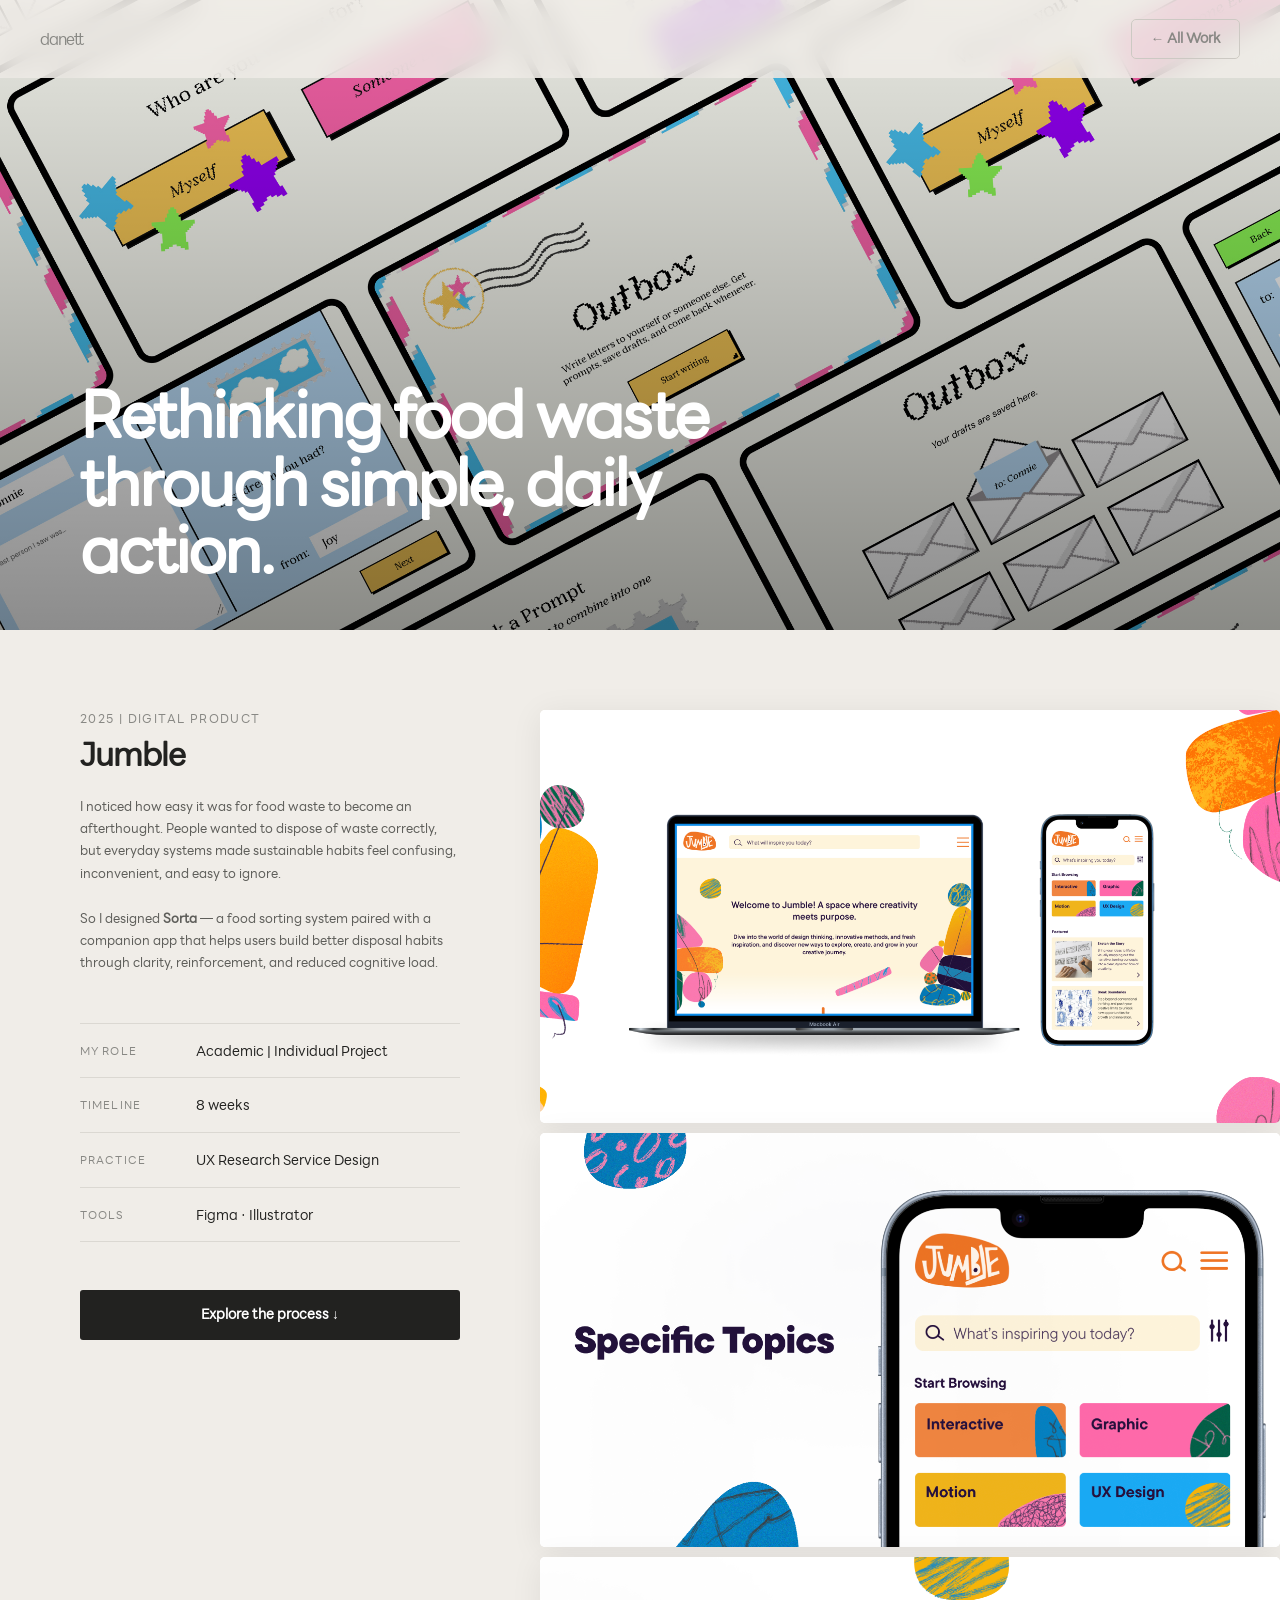
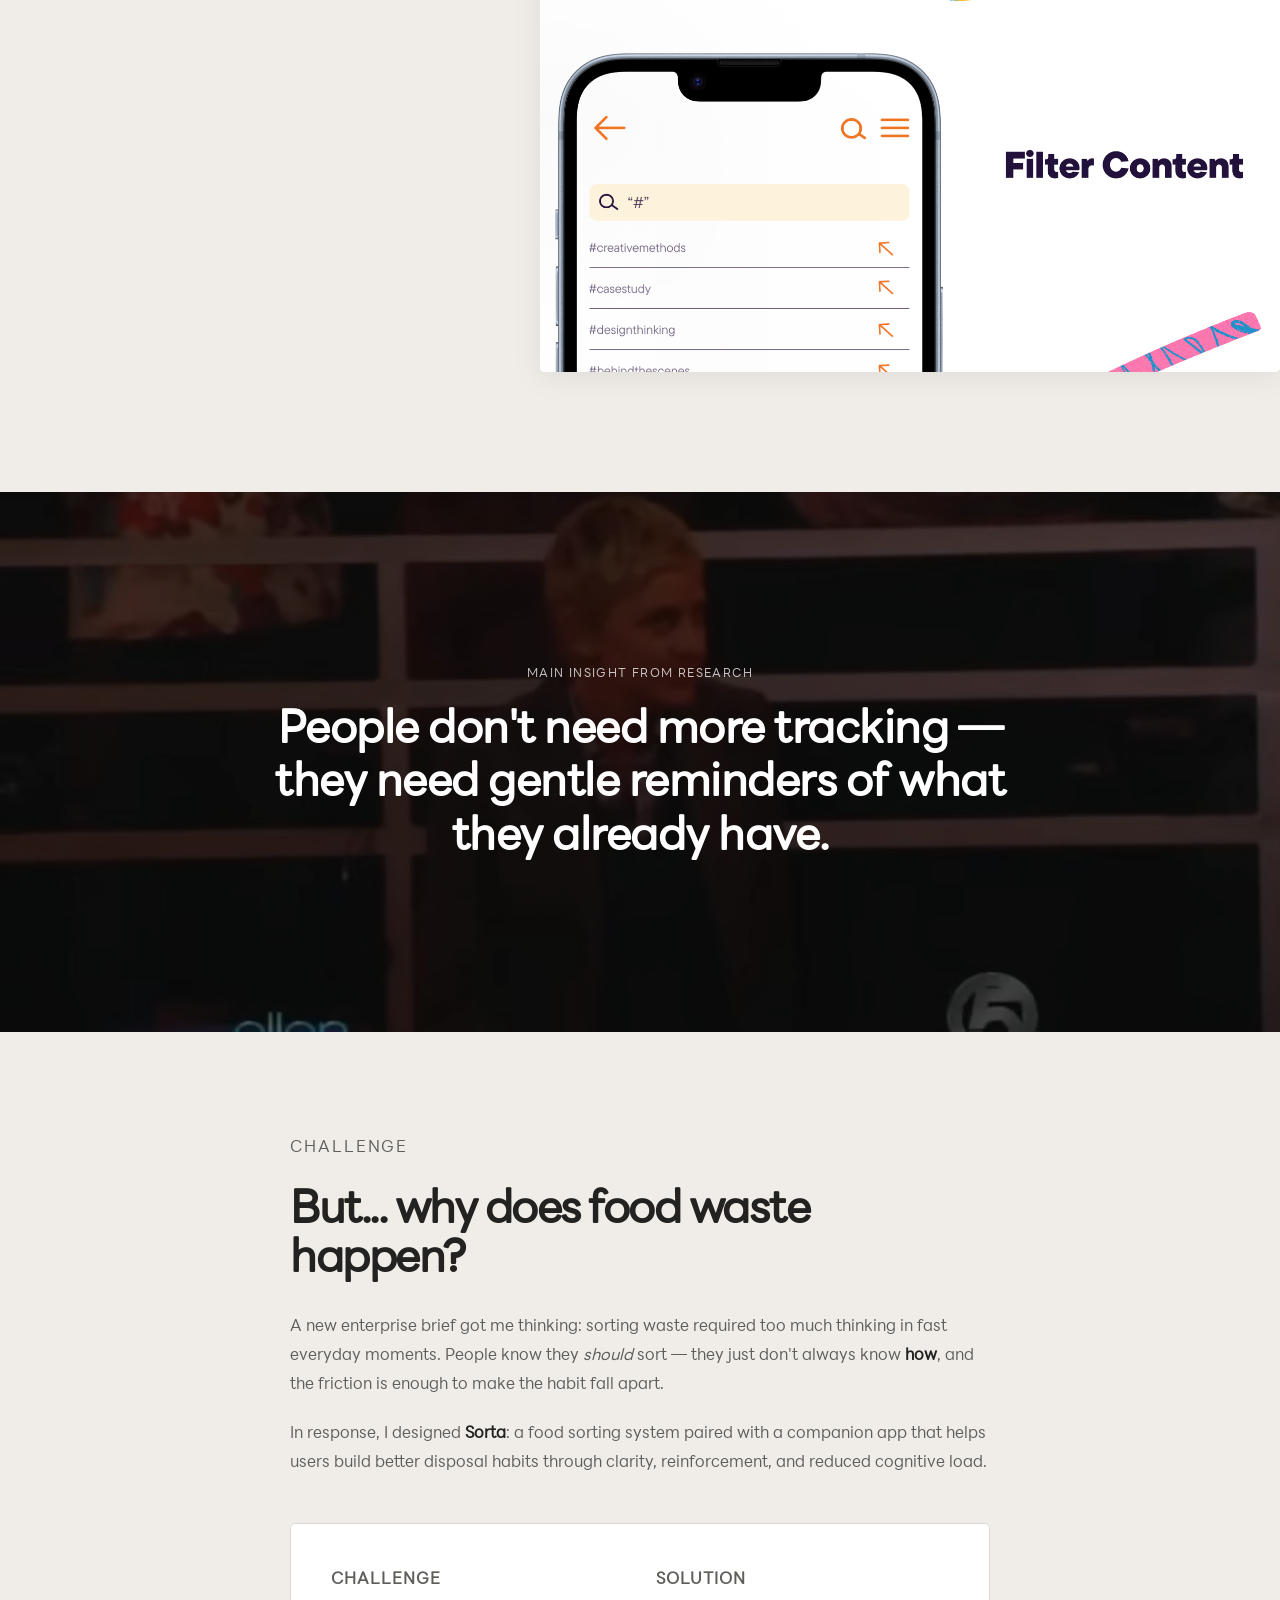
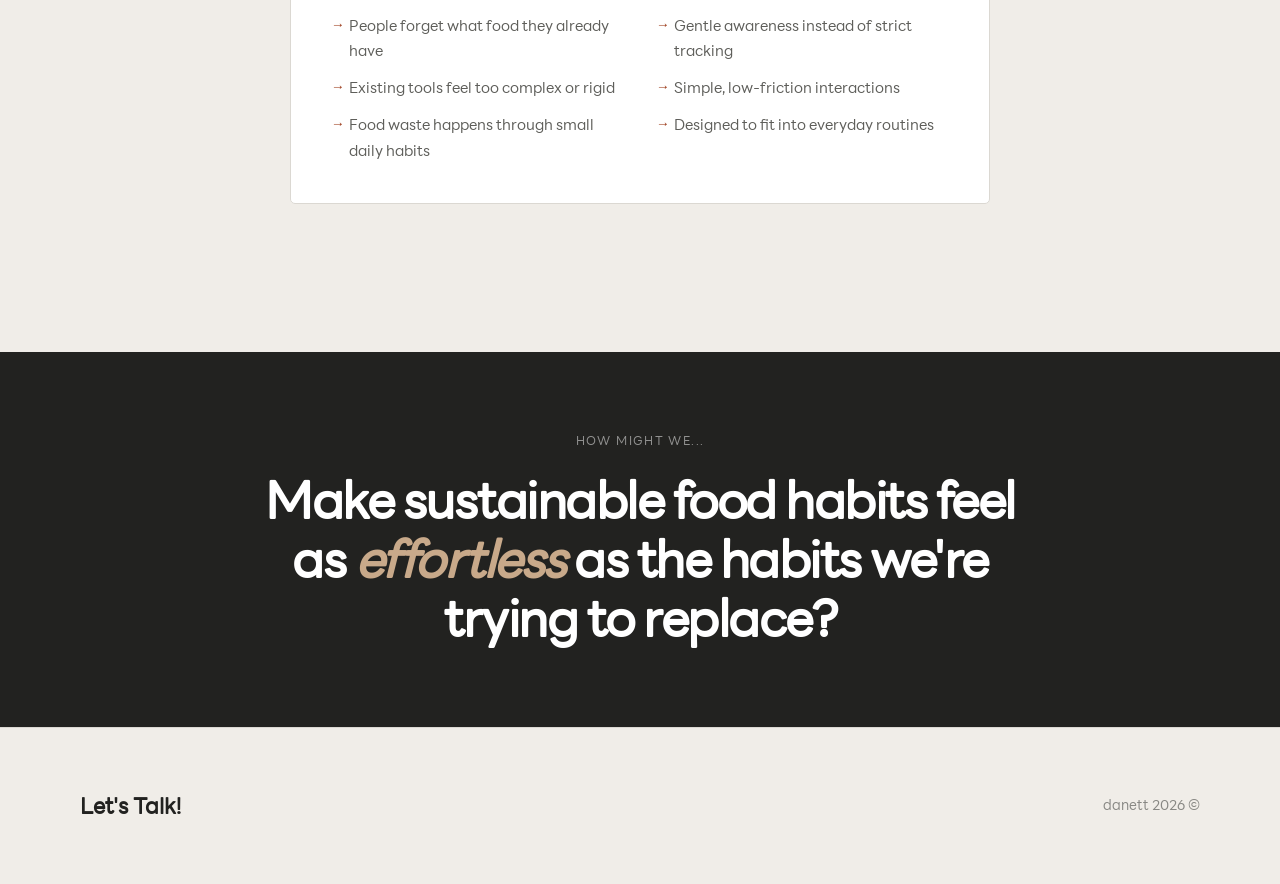
<file: jumble.html>
<!DOCTYPE html>
<html lang="en">
<head>
  <meta charset="UTF-8">
  <meta name="viewport" content="width=device-width,initial-scale=1.0">
  <title>Danett | Jumble</title>
  <link rel="stylesheet" href="styles.css">
  <script src="script.js" defer></script>
</head>
<body>

  <!-- READING BAR -->
  <div class="reading-bar" id="readingBar"></div>

  <!-- NAV -->
  <nav id="mainNav">
    <span class="nav-logo">danett</span>
    <a href="index.html" class="nav-back">← All Work</a>
  </nav>

  <!-- HERO BANNER -->
  <section class="cs-banner">
    <img src="assets/sorta/image-10.jpg" alt="Sorta preview">
    <div class="cs-banner-overlay">
      <h1 class="cs-banner-title">Rethinking food waste through simple, daily action.</h1>
    </div>
  </section>

  <!-- STICKY SPLIT: left panel + scrolling images -->
  <section class="cs-split">

    <!-- LEFT: sticky info -->
    <aside class="cs-left">
      <div>
        <p class="cs-project-label">2025 | Digital Product</p>
        <h2 class="cs-left-title">Jumble</h2>
        <p class="cs-about-text">
          I noticed how easy it was for food waste to become an afterthought. People wanted to dispose
          of waste correctly, but everyday systems made sustainable habits feel confusing, inconvenient,
          and easy to ignore.<br><br>
          So I designed <strong>Sorta</strong> — a food sorting system paired with a companion app that
          helps users build better disposal habits through clarity, reinforcement, and reduced cognitive load.
        </p>
      </div>

      <div class="cs-meta-rows">
        <div class="cs-meta-row">
          <span class="meta-label">My Role</span>
          <span class="meta-value">Academic | Individual Project</span>
        </div>
        <div class="cs-meta-row">
          <span class="meta-label">Timeline</span>
          <span class="meta-value">8 weeks</span>
        </div>
        <div class="cs-meta-row">
          <span class="meta-label">Practice</span>
          <span class="meta-value">UX Research Service Design</span>
        </div>
        <div class="cs-meta-row">
          <span class="meta-label">Tools</span>
          <span class="meta-value">Figma · Illustrator</span>
        </div>
      </div>

      <div class="cs-ctas">
        <a href="#narrative" class="cs-cta-primary">Explore the process ↓</a>
        <br>
      </div>
    </aside>
    

    <!-- RIGHT: scrolling images -->
    <div class="cs-right">

      <div class="cs-scroll-img fade-up">
        <img src="assets/jumble/Screenshot 2026-05-10 at 13.52.48.png" alt="Case Study Image 1">
      </div>

      <div class="cs-scroll-img fade-up">
        <img src="assets/jumble/Screenshot 2026-05-10 at 13.52.54.png" alt="Case Study Image 1">
      </div>

      <div class="cs-scroll-img fade-up">
        <img src="assets/jumble/Screenshot 2026-05-10 at 13.52.59.png" alt="Case Study Image 1">
      </div>

    </div>
  </section>

  <!-- FULL BLEED INSIGHT -->
  <div class="cs-fullbleed fade-up">
    <img src="assets/sorta/Screenshot 2026-04-30 at 00.32.42.png" alt="Research insight">
    <div class="cs-fullbleed-overlay">
      <p class="cs-fullbleed-label">Main insight from research</p>
      <h2 class="cs-fullbleed-text">
        People don't need more tracking — they need gentle reminders of what they already have.
      </h2>
    </div>
  </div>

  <!-- NARRATIVE SECTION -->
  <section class="cs-narrative" id="narrative">
    <p class="cs-narrative-eyebrow">Challenge</p>
    <h2>But... why does food waste happen?</h2>
    <p>
      A new enterprise brief got me thinking: sorting waste required too much thinking in fast everyday
      moments. People know they <em>should</em> sort — they just don't always know <strong>how</strong>,
      and the friction is enough to make the habit fall apart.
    </p>
    <p>
      In response, I designed <strong>Sorta</strong>: a food sorting system paired with a companion app
      that helps users build better disposal habits through clarity, reinforcement, and reduced cognitive load.
    </p>

    <!-- Challenge & Solution -->
    <div class="cs-two-col fade-up">
      <div>
        <p class="cs-two-col-title">Challenge</p>
        <ul>
          <li>People forget what food they already have</li>
          <li>Existing tools feel too complex or rigid</li>
          <li>Food waste happens through small daily habits</li>
        </ul>
      </div>
      <div>
        <p class="cs-two-col-title">Solution</p>
        <ul>
          <li>Gentle awareness instead of strict tracking</li>
          <li>Simple, low-friction interactions</li>
          <li>Designed to fit into everyday routines</li>
        </ul>
      </div>
    </div>

  </section>

  <!-- HOW MIGHT WE -->
  <div class="cs-hmw fade-up">
    <p class="cs-hmw-label">How might we...</p>
    <h2 class="cs-hmw-text">
      Make sustainable food habits feel as <em>effortless</em> as the habits we're trying to replace?
    </h2>
  </div>

  <!-- Reflection -->
   <!-- This project made me realise how much I'm interested in the users in the process, not the design LOLLL-->

  <!-- FOOTER -->
  <footer class="cs-footer">
    <span class="foot-left">Let's Talk!</span>
    <span class="foot-right">danett 2026 ©</span>
  </footer>

</body>
</html>
</file>
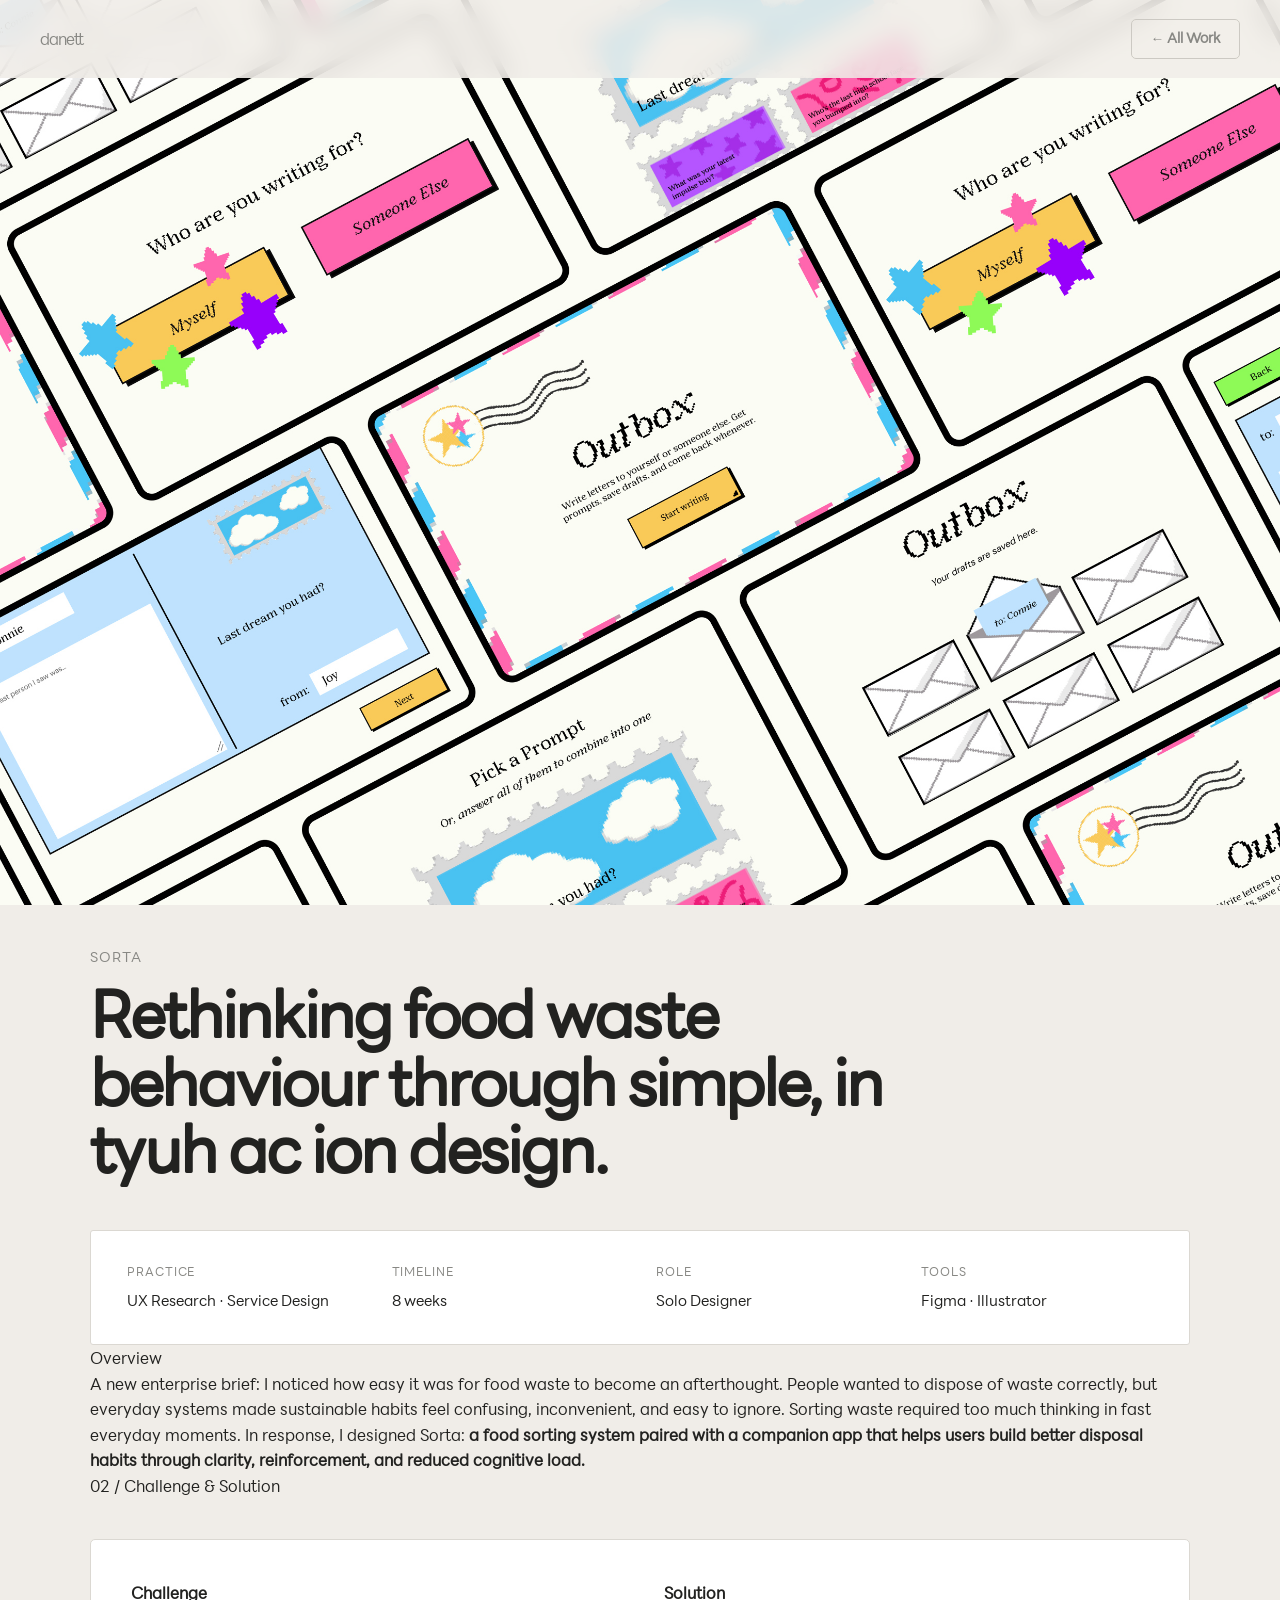
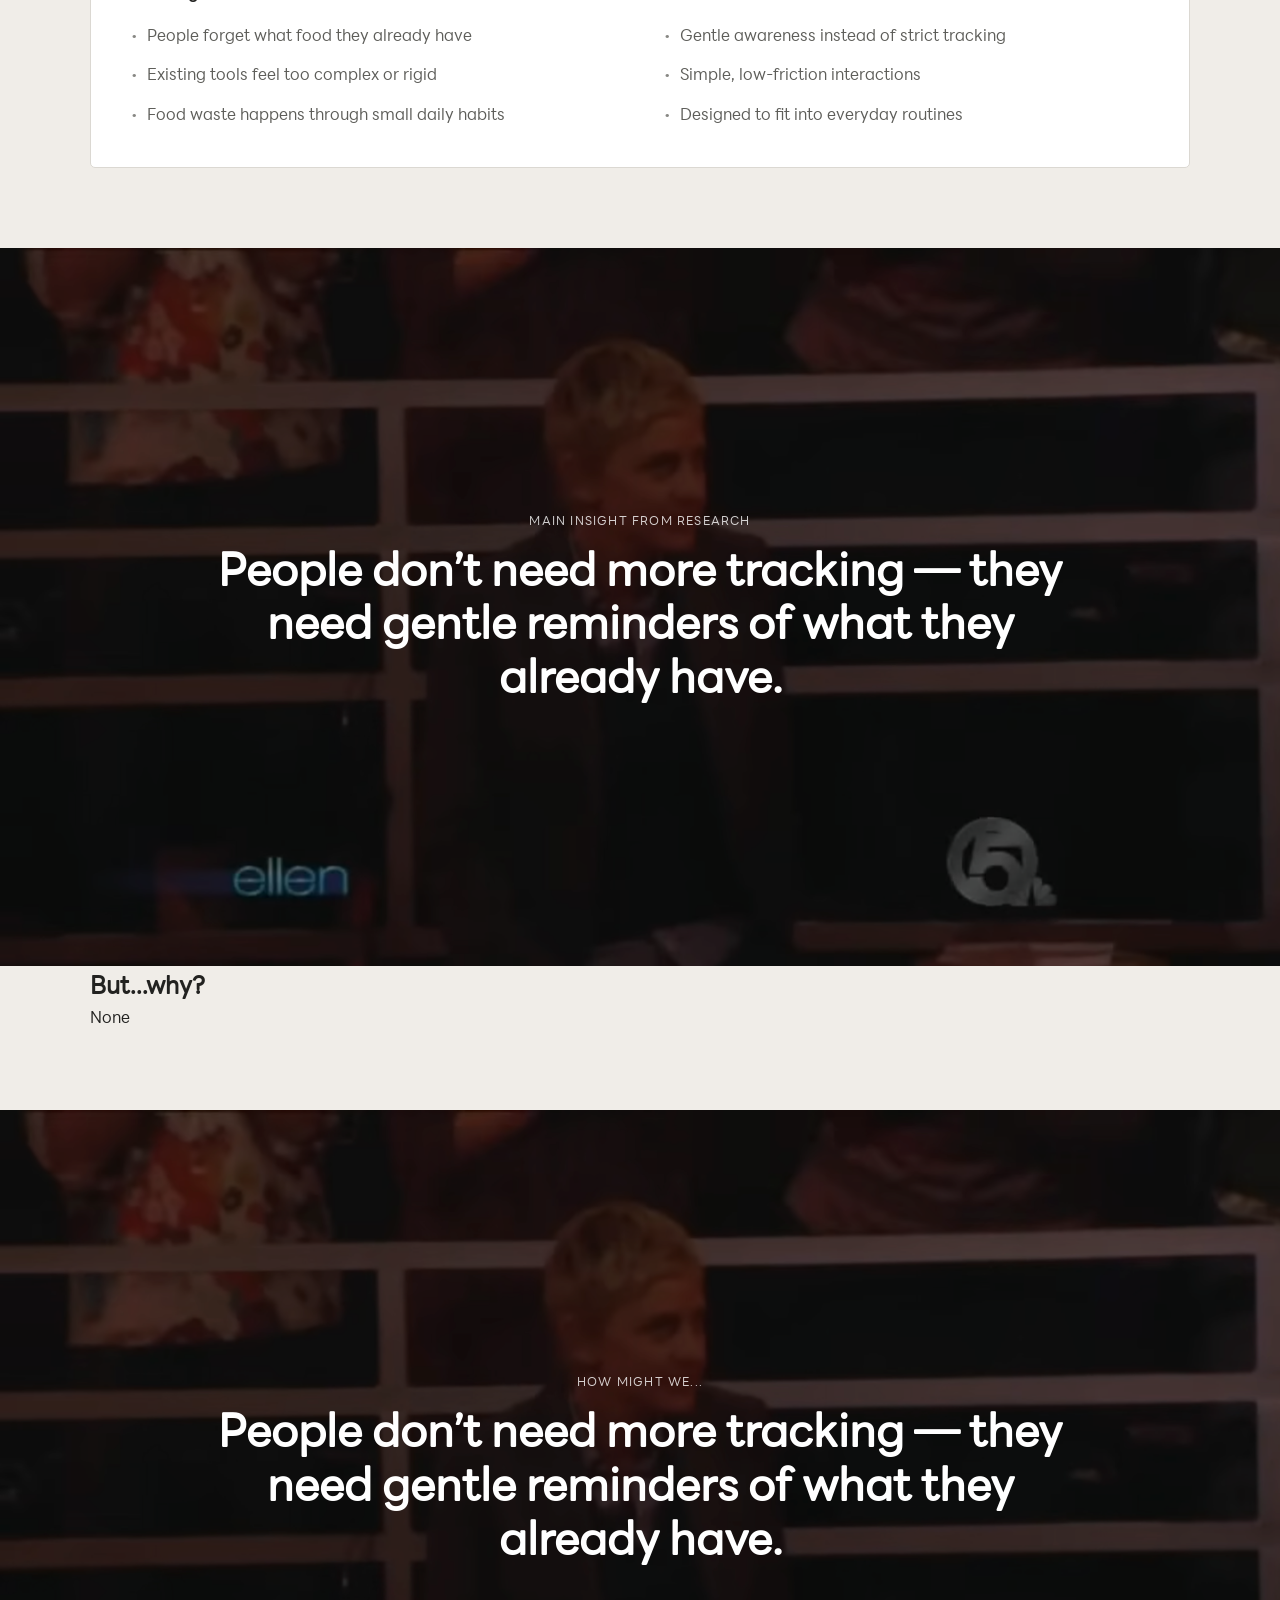
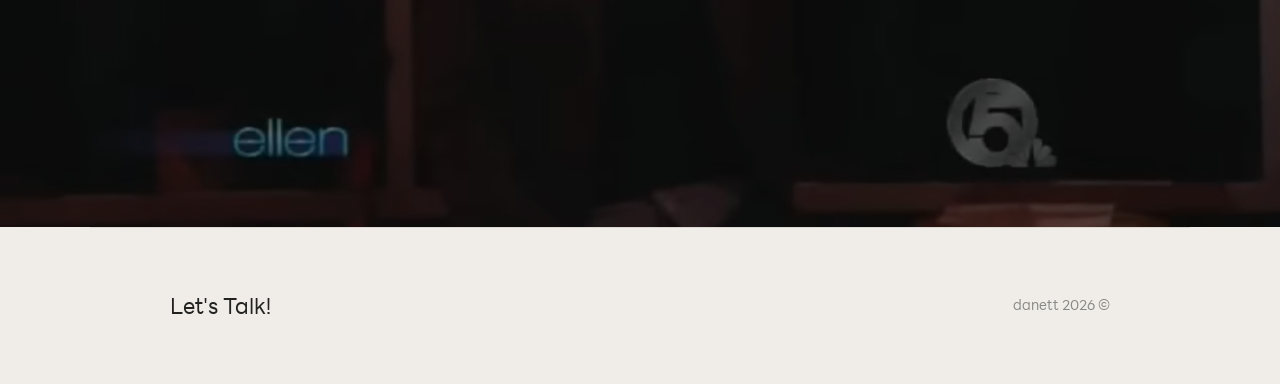
<file: sorta.html>
<!DOCTYPE html>
<html lang="en">
<head>
  <meta charset="UTF-8">
  <meta name="viewport" content="width=device-width,initial-scale=1.0">
  <title>Danett | Sorta</title>
  <link rel="stylesheet" href="styles.css">
  <script src="script.js" defer></script>
</head>

<body>

    <div class="reading-bar" id="readingBar"></div>

    <!-- NAV -->
    <nav>
      <span class="nav-logo">danett</span>
      <a href="index.html" class="nav-back">← All Work</a>
    </nav>

  <!-- HERO IMAGE -->
  <section class="cs-top-image">
    <img src="assets/sorta/image-10.jpg" alt="Sorta preview">
  </section>

  <!-- PROJECT INTRO -->
  <section class="cs-intro">
    <p class="cs-project-name">Sorta</p>

    <h1 class="cs-project-description">
      Rethinking food waste behaviour through simple, in tyuh ac ion design.
    </h1>

    <!-- Project Scope -->
    <div class="cs-meta-box">
      <div class="meta-item">
        <span class="meta-label">Practice</span>
        <span class="meta-value">UX Research · Service Design</span>
      </div>

      <div class="meta-item">
        <span class="meta-label">Timeline</span>
        <span class="meta-value">8 weeks</span>
      </div>

      <div class="meta-item">
        <span class="meta-label">Role</span>
        <span class="meta-value">Solo Designer</span>
      </div>

      <div class="meta-item">
        <span class="meta-label">Tools</span>
        <span class="meta-value">Figma · Illustrator</span>
      </div>
    </div>

    <!-- OVERVIEW -->
    <section class="cs-section">
      <p class="section-number">Overview</p>
      <div class="overview-text">
        <p>
          A new enterprise brief: I noticed how easy it was for food waste to become an afterthought. People wanted to dispose of waste correctly, but everyday systems made sustainable habits feel confusing, inconvenient, and easy to ignore. Sorting waste required too much thinking in fast everyday moments. In response, I designed Sorta: <strong>a food sorting system paired with a companion app that helps users build better disposal habits through clarity, reinforcement, and reduced cognitive load.</strong> 

        </p>
      </div>
    </section>

<!-- CHALLENGE + SOLUTION -->
<section class="cs-section">
  <p class="section-number">02 / Challenge & Solution</p>

  <div class="cs-box">
    <div class="cs-box-col">
      <h3 class="cs-box-title">Challenge</h3>
      <ul class="cs-list">
        <li>People forget what food they already have</li>
        <li>Existing tools feel too complex or rigid</li>
        <li>Food waste happens through small daily habits</li>
      </ul>
    </div>

    <div class="cs-box-col">
      <h3 class="cs-box-title">Solution</h3>
      <ul class="cs-list">
        <li>Gentle awareness instead of strict tracking</li>
        <li>Simple, low-friction interactions</li>
        <li>Designed to fit into everyday routines</li>
      </ul>
    </div>
  </div>
</section>

    <!-- INSIGHT -->
    <section class="cs-insight">
      <img src="assets/sorta/Screenshot 2026-04-30 at 00.32.42.png" alt="Research insight visual">

      <div class="insight-overlay">
        <p class="insight-label">Main insight from research</p>
        <h2 class="insight-text">
          People don’t need more tracking — they need gentle reminders of what they already have.
        </h2>
      </div>
    </section>

    <h1> But...why?</h1>

    <!-- Discover -->
     None

    <!-- Define -->

        <!-- How Might We -->
        <section class="cs-insight">
          <img src="assets/sorta/Screenshot 2026-04-30 at 00.32.42.png" alt="Research insight visual">
    
          <div class="insight-overlay">
            <p class="insight-label">How might we...</p>
            <h2 class="insight-text">
              People don’t need more tracking — they need gentle reminders of what they already have.
            </h2>
          </div>
        </section>


    <!-- ── Footer ── -->
    <footer>
      <span class="foot-left">Let's Talk!</span>
      <span style="font-size:0.85rem; color: var(--mid);">danett 2026 &#169;</span>
    </footer>
</body>
</html>
</file>
<file: styles.css>
@font-face {
    font-family: "LineSeed";
    src: url("fonts/LINESeedSans_W_Rg.woff2") format("woff2");
    font-weight: 400;
    font-style: normal;
  }
  
  @font-face {
    font-family: "LineSeed";
    src: url("fonts/LINESeedSans_W_Th.woff2") format("woff2");
    font-weight: 200;
    font-style: normal;
  }

/* ── Variables ── */
:root {
    --bg:       #f0ede8;
    --dark:     #222220;
    --mid:      #888884;
    --rust:     #9c3b1a;
    --rust-bg:  #a8431e;
    --white:    #ffffff;
    --card-bg:  #ffffff;
    --radius:   5px;
    --font-body: 'LineSeed', sans-serif;
}

.cursor-label {
    position: fixed;
    top: 0;
    left: 0;
    padding: 0.4rem 0.7rem;
    font-size: 0.75rem;
    background: black;
    color: white;
    border-radius: 999px;
    pointer-events: none;
    opacity: 0;
    transform: translate(-50%, -50%);
    transition: opacity 0.15s ease;
    z-index: 9999;
    white-space: nowrap;
  }

  .cursor-label {
  position: fixed;
  pointer-events: none;
  transition: transform 0.08s ease-out;
  transform: translate(0, 0);
}

body {
cursor: auto;
}

.scroll-indicator {
    position: absolute;
    bottom: 2.5rem;
    left: 50%;
    transform: translateX(-50%);
    
    display: flex;
    align-items: center;
    justify-content: center;

    opacity: 0.8;
}

.scroll-arrow {
    width: 100%;
    height: 30px;
    display: block;

    animation: bounce 1.2s infinite ease-in-out;
}

@keyframes bounce {
    0%, 100% { transform: translateY(0); }
    50% { transform: translateY(-8px); }
}

/* ── Reset ── */
*, *::before, *::after { box-sizing: border-box; margin: 0; padding: 0; }
html { scroll-behavior: smooth; }
body {
    background-color: var(--bg);
    color: var(--dark);
    font-family: var(--font-body);
    font-size: 16px;
    line-height: 1.6;
}
a { color: inherit; text-decoration: none; }
img { display: block; max-width: 100%; }

/* ── Nav ── */
nav {
    position: fixed;
    top: 0; left: 0; right: 0;
    z-index: 100;
    display: flex;
    align-items: center;
    justify-content: space-between;
    padding: 20px 48px;
}

.nav-logo {
    font-family: var(--font-hand);
    font-size: 1rem;
    color: var(--mid);
    letter-spacing: -1px;
}

.nav-links {
    display: flex;
    gap: 12px;
    list-style: none;
}

.nav-links a {
    display: flex;
    align-items: center;
    gap: 6px;
    padding: 8px 18px;
    border: 1.5px solid var(--dark);
    border-radius: 5px;
    font-size: 0.85rem;
    font-weight: 600;
    color: var(--dark);
    background: transparent;
    transition: background 0.2s, color 0.2s;
}

.nav-links a:hover { background: var(--dark); color: var(--bg); }

.nav-links .nav-active {
    background: var(--dark);
    color: var(--bg);
}

nav {
    position: fixed;
    top: 0;
    left: 0;
    width: 100%;
    display: flex;
    justify-content: space-between;
    padding: 1.5rem 2rem;
    background: rgba(255, 255, 255, 0.8);
    backdrop-filter: blur(10px);
  
    transform: translateY(-100%);
    transition: transform 0.3s ease;
    z-index: 1000;
  }
  
  /* when visible */
  nav.show {
    transform: translateY(0);
  }

/* ── Hero ── */
.hero {
    min-height: 100vh;
    display: flex;
    flex-direction: column;
    justify-content: center;

    padding: 120px 10vw 200px;
    align-items: flex-start;
}

/* Hero headline */
.hero-headline {
    font-size: 3rem;
    font-weight: 800;
    line-height: 1.1;
}

.hero-comment {
    font-size: 1.5rem;
    color: #999;
    font-family: var(--font-body);
    font-weight: 400;
    opacity: 0.8;
  }

/* "make sense" pill */
.hero-highlight {
    display: inline-block;
    background: var(--rust-bg);
    color: var(--white);
    border-radius: 999px;
    padding: 4px 28px 6px;
    margin-left: 6px;
    font-style: italic;
    font-family: var(--font-body);
    font-size: clamp(2.2rem, 4.5vw, 3.8rem);
    letter-spacing: -1px;
}

.hero-think p {
    font-family: var(--font-hand);
    font-size: 1rem;
    color: var(--mid);
    margin-bottom: 12px;
}

/* ── Section header ── */
.section-label {
    font-family: var(--font-hand);
    font-size: 1.1rem;
    color: var(--mid);
    margin-bottom: 48px;
}
  
/* Hero arrow */
.scroll-indicator {
    position: absolute;
    bottom: 0.5rem;
    left: 50%;
    transform: translateX(-50%);
  
    font-size: 2rem;
    line-height: 1;
  
    color: #888;
    text-decoration: none;
  
    animation: float 2s ease-in-out infinite;
    transition: opacity 0.2s ease;
  }

.scroll-indicator:hover {
opacity: 0.6;
transform: translateX(-50%) translateY(2px);
}

/* ── Work section ── */
.work {
    padding: 80px 80px 120px;
}

.work-grid {
    display: flex;
    flex-direction: column;
    gap: 80px;
}

/* ── Case study card ── */
.case-study {
    display: grid;
    grid-template-columns: 1fr 1fr;
    gap: 48px;
    align-items: center;
}

/* Alternate layout every other card */
.case-study:nth-child(even) .case-study-text { order: 2; }
.case-study:nth-child(even) .case-study-image { order: 1; }

.case-study-tags {
    display: flex;
    gap: 8px;
    flex-wrap: wrap;
    margin-bottom: 16px;
}

.tag {
    font-size: 0.75rem;
    font-weight: 600;
    color: var(--mid);
    border: 1.5px solid #ccc9c3;
    border-radius: 999px;
    padding: 3px 12px;
    letter-spacing: 0.04em;
    text-transform: uppercase;
}

.case-study-year {
    font-size: 0.85rem;
    color: var(--mid);
    margin-bottom: 16px;
}

.case-study-title {
    font-size: clamp(1.6rem, 3vw, 2.4rem);
    font-weight: 1500;
    line-height: 1.15;
    margin-bottom: 16px;
}

.case-study-desc {
    font-size: 1rem;
    color: var(--mid);
    line-height: 1.7;
    margin-bottom: 28px;
}

.case-study-link {
    display: inline-flex;
    align-items: center;
    gap: 8px;
    font-size: 0.9rem;
    font-weight: 700;
    color: var(--dark);
    border-bottom: 2px solid var(--dark);
    padding-bottom: 2px;
}

.case-study-link:hover { color: var(--rust); border-color: var(--rust); }

.case-study-image {
    background: var(--card-bg);
    border-radius: var(--radius);
    overflow: hidden;
    aspect-ratio: 4 / 3;
    display: flex;
    align-items: center;
    justify-content: center;
    box-shadow: 0 8px 40px rgba(0,0,0,0.08);
}

/* Placeholder card content */
.card-placeholder {
    text-align: center;
    padding: 40px;
}

.card-placeholder .card-logo {
    font-size: 0.95rem;
    font-weight: 700;
    color: var(--dark);
    display: flex;
    align-items: center;
    justify-content: center;
    gap: 10px;
}

.card-placeholder .card-sub {
    font-size: 0.8rem;
    color: var(--mid);
    margin-top: 6px;
}

/* Card colour accents */
.card-dark { background: #2a2a2a; }
.card-purple { background: #6B3FA0; }
.card-teal { background: #1a8a7a; }

/* ── Footer ── */
footer {
    padding: 60px 80px;
    border-top: 1.5px solid #dbd8d2;
    display: flex;
    justify-content: space-between;
    align-items: center;
}

footer .foot-left {
    font-family: var(--font-hand);
    font-size: 1.4rem;
    color: var(--dark);
}

footer .foot-right {
    display: flex;
    gap: 24px;
}

footer .foot-right a {
    font-size: 0.85rem;
    font-weight: 600;
    color: var(--mid);
}

footer .foot-right a:hover { color: var(--dark); }

/* ── Divider ── */
.divider {
    height: 1.5px;
    background: #dbd8d2;
    margin: 0 80px;
}

/* ── Utility ── */
.sr-only {
    position: absolute; width: 1px; height: 1px;
    padding: 0; margin: -1px; overflow: hidden;
    clip: rect(0,0,0,0); white-space: nowrap; border-width: 0;
}



/* CASE STUDY IMAGES */
.sorta-image {
    background: url("assets/sorta/image-4.png") center/cover no-repeat;
  }

.jumble-image {
    background: url("assets/jumble/Screenshot\ 2026-05-10\ at\ 13.41.20.png") center/cover no-repeat;
}


/* SORTA.HTML */


/* ── CASE STUDY HERO WRAPPER ── */
/* INTRO SECTION */
.cs-intro {
    width: min(1100px);
    margin: 40px auto 0;
  }
  
  .cs-project-name {
    font-size: 0.9rem;
    color: var(--mid);
    margin-bottom: 12px;
    text-transform: uppercase;
    letter-spacing: 0.08em;
  }
  
  .cs-project-description {
    font-size: clamp(2.2rem, 5vw, 4.5rem);
    line-height: 1.05;
    letter-spacing: -2px;
    max-width: 900px;
    margin-bottom: 48px;
  }
  
  /* META BOX */
  .cs-meta-box {
    width: 100%;
    background: var(--white);
    border: 1px solid #dbd8d2;
    border-radius: 3px;
  
    padding: 32px 36px;
  
    display: grid;
    grid-template-columns: repeat(4, 1fr);
    gap: 32px;
  }
  
  .meta-item {
    display: flex;
    flex-direction: column;
    gap: 8px;
  }
  
  .meta-label {
    font-size: 0.72rem;
    text-transform: uppercase;
    letter-spacing: 0.08em;
    color: var(--mid);
  }
  
  .meta-value {
    font-size: 0.95rem;
    line-height: 1.5;
    color: var(--dark);
  }
  
/* -- overview -- */
.cs-box {
    display: grid;
    grid-template-columns: 1fr 1fr;
    gap: 48px;
  
    margin-top: 40px;
    padding: 40px;
  
    background: var(--white);
    border: 1px solid #dbd8d2;
    border-radius: var(--radius);
  }
  
  /* columns */
  .cs-box-col {
    display: flex;
    flex-direction: column;
    gap: 16px;
  }
  
  /* titles */
  .cs-box-title {
    font-size: 1rem;
    font-weight: 600;
    color: var(--dark);
  }
  
  /* list */
  .cs-list {
    list-style: none;
    display: flex;
    flex-direction: column;
    gap: 12px;
    padding-left: 0;
  }
  
  .cs-list li {
    font-size: 1rem;
    line-height: 1.7;
    color: #5e5e5a;
    position: relative;
    padding-left: 16px;
  }
  
  .cs-list li::before {
    content: "•";
    position: absolute;
    left: 0;
    color: var(--mid);
  }

  /* FULL WIDTH BREAKOUT SECTION */
.cs-insight {
    position: relative;
  
    width: 100vw;
    margin-left: calc(50% - 50vw);
    margin-right: calc(50% - 50vw);
  
    margin-top: 80px;
  }
  
  /* IMAGE */
  .cs-insight img {
    width: 100%;
    object-fit: cover;
    display: block;
  }
  
  /* overlay text */
  .insight-overlay {
    position: absolute;
    inset: 0;
  
    display: flex;
    flex-direction: column;
    align-items: center;
    justify-content: center;
  
    text-align: center;
    padding: 40px;
  
    background: rgba(0, 0, 0, 0.35);
    color: white;
  }
  
  .insight-label {
    font-size: 0.75rem;
    letter-spacing: 0.1em;
    text-transform: uppercase;
    opacity: 0.8;
    margin-bottom: 12px;
  }
  
  .insight-text {
    font-size: clamp(1.8rem, 3.5vw, 3rem);
    line-height: 1.2;
    max-width: 900px;
  }

  /* responsive */
  @media (max-width: 900px) {
    .cs-insight img {
      height: 50vh;
    }
  }
  
  @media (max-width: 900px) {
    .cs-box {
      grid-template-columns: 1fr;
      gap: 32px;
    }
  }


  /* ============================================================
   sorta.css — case study styles for sorta.html
   Relies on CSS variables defined in styles.css
   ============================================================ */

/* ── READING BAR ── */
.reading-bar {
    position: fixed;
    top: 0;
    left: 0;
    height: 3px;
    background: var(--rust);
    width: 0%;
    z-index: 9999;
    transition: width 0.1s linear;
  }
  
  /* ── NAV overrides ── */
  nav {
    background: rgba(240, 237, 232, 0.85);
    backdrop-filter: blur(12px);
    padding: 1.2rem 2.5rem;
    transform: translateY(0);
  }
  nav.show { transform: translateY(0); }
  
  .nav-back {
    font-size: 0.85rem;
    font-weight: 600;
    color: var(--mid);
    border: 1.5px solid #ccc9c3;
    border-radius: 5px;
    padding: 8px 18px;
    transition: color 0.2s, border-color 0.2s;
  }
  .nav-back:hover {
    color: var(--dark);
    border-color: var(--dark);
  }
  
  /* ── HERO BANNER ── */
  .cs-banner {
    width: 100%;
    height: 70vh;
    min-height: 420px;
    overflow: hidden;
    position: relative;
  }
  .cs-banner img {
    width: 100%;
    height: 100%;
    object-fit: cover;
    object-position: center;
    display: block;
  }
  .cs-banner-overlay {
    position: absolute;
    inset: 0;
    background: linear-gradient(to bottom, rgba(0,0,0,0.08) 0%, rgba(0,0,0,0.45) 100%);
    display: flex;
    align-items: flex-end;
    padding: 48px 80px;
  }
  .cs-banner-title {
    font-size: clamp(2.4rem, 5vw, 4.2rem);
    font-weight: 800;
    color: white;
    line-height: 1.05;
    letter-spacing: -2px;
    max-width: 700px;
  }
  

/* ── STICKY SPLIT LAYOUT ── */
.cs-split {
    display: grid;
    grid-template-columns: 380px minmax(0, 1fr);
  
    gap: 80px;
  
    width: 100%;
  
    /* remove container limit */
    max-width: none;
  
    /* remove right padding */
    padding: 80px 0 0 80px;
  
    align-items: start;
  }
  
  /* make right column fully stretch */
  .cs-right {
    width: 100%;
    padding-right: 0;
  }
  
  /* LEFT — sticky panel */
  .cs-left {
    position: sticky;
    top: 100px;
    display: flex;
    flex-direction: column;
    gap: 48px;
  }
  
  .cs-project-label {
    font-size: 0.72rem;
    text-transform: uppercase;
    letter-spacing: 0.12em;
    color: var(--mid);
    margin-bottom: 8px;
  }
  
  .cs-left-title {
    font-size: clamp(1.6rem, 2.5vw, 2.4rem);
    font-weight: 800;
    line-height: 1.1;
    letter-spacing: -1px;
    margin-bottom: 24px;
  }
  
  .cs-about-text {
    font-size: 0.8rem;
    color: #5e5e5a;
    line-height: 1.75;
  }
  
  /* Meta rows */
  .cs-meta-rows {
    display: flex;
    flex-direction: column;
    gap: 0;
    border-top: 1.5px solid #dbd8d2;
  }
  .cs-meta-row {
    display: grid;
    grid-template-columns: 100px 1fr;
    gap: 16px;
    padding: 16px 0;
    border-bottom: 1.5px solid #dbd8d2;
    align-items: start;
  }
  .cs-meta-row .meta-label {
    font-size: 0.7rem;
    text-transform: uppercase;
    letter-spacing: 0.1em;
    color: var(--mid);
    padding-top: 2px;
  }
  .cs-meta-row .meta-value {
    font-size: 0.9rem;
    color: var(--dark);
    line-height: 1.5;
  }
  
  /* CTA buttons */
  .cs-ctas {
    display: flex;
    flex-direction: column;
    gap: 10px;
  }
  .cs-cta-primary {
    display: inline-flex;
    align-items: center;
    justify-content: center;
    gap: 8px;
    background: var(--dark);
    color: white;
    border-radius: 3px;
    padding: 14px 24px;
    font-size: 0.85rem;
    font-weight: 700;
    transition: background 0.2s, transform 0.15s;
  }
  .cs-cta-primary:hover {
    background: var(--rust);
    transform: translateY(-1px);
  }
  .cs-cta-secondary {
    display: inline-flex;
    align-items: center;
    justify-content: center;
    gap: 8px;
    border: 1.5px solid var(--dark);
    color: var(--dark);
    border-radius: 3px;
    padding: 14px 24px;
    font-size: 0.85rem;
    font-weight: 700;
    transition: background 0.2s, color 0.2s, transform 0.15s;
  }
  .cs-cta-secondary:hover {
    background: var(--dark);
    color: white;
    transform: translateY(-1px);
  }
  
  /* ── RIGHT — scrolling images ── */
  .cs-right {
    display: flex;
    flex-direction: column;
    gap: 10px;
    padding-bottom: 120px;
  }
  
  .cs-scroll-img {
    width: 100%;
    border-radius: var(--radius);
    overflow: hidden;
    background: var(--card-bg);
    box-shadow: 0 4px 32px rgba(0,0,0,0.07);
  }
  .cs-scroll-img img {
    width: 100%;
    height: auto;
    display: block;
    transition: transform 0.5s ease;
  }
  .cs-scroll-img:hover img {
    transform: scale(1.015);
  }
  
  
  /* ── FULL BLEED INSIGHT ── */
  .cs-fullbleed {
    width: 100vw;
    margin-left: calc(50% - 50vw);
    position: relative;
    overflow: hidden;
  }
  .cs-fullbleed img {
    width: 100%;
    height: 60vh;
    object-fit: cover;
    display: block;
  }
  .cs-fullbleed-overlay {
    position: absolute;
    inset: 0;
    background: rgba(0,0,0,0.42);
    display: flex;
    flex-direction: column;
    align-items: center;
    justify-content: center;
    text-align: center;
    padding: 40px;
    color: white;
  }
  .cs-fullbleed-label {
    font-size: 0.72rem;
    text-transform: uppercase;
    letter-spacing: 0.12em;
    opacity: 0.75;
    margin-bottom: 16px;
  }
  .cs-fullbleed-text {
    font-size: clamp(1.6rem, 3.5vw, 2.8rem);
    font-weight: 800;
    line-height: 1.2;
    max-width: 820px;
    letter-spacing: -0.5px;
  }
  
  /* ── NARRATIVE SECTION ── */
  .cs-narrative {
    padding: 100px 80px;
    max-width: 860px;
    margin: 0 auto;
  }
  .cs-narrative-eyebrow {
    font-size: 0.72rem;
    text-transform: uppercase;
    letter-spacing: 0.12em;
    color: var(--mid);
    margin-bottom: 24px;
  }
  .cs-narrative h2 {
    font-size: clamp(1.8rem, 3.5vw, 3rem);
    font-weight: 800;
    line-height: 1.1;
    letter-spacing: -1.5px;
    margin-bottom: 32px;
  }
  .cs-narrative p {
    font-size: 1rem;
    color: #5e5e5a;
    line-height: 1.8;
    margin-bottom: 20px;
  }
  .cs-narrative strong { color: var(--dark); }
  
  /* Challenge / Solution two-col */
  .cs-two-col {
    display: grid;
    grid-template-columns: 1fr 1fr;
    gap: 32px;
    margin: 48px 0;
    padding: 40px;
    background: white;
    border: 1.5px solid #dbd8d2;
    border-radius: var(--radius);
  }
  .cs-two-col-title {
    font-size: 0.8rem;
    font-weight: 700;
    text-transform: uppercase;
    letter-spacing: 0.06em;
    color: var(--mid);
    margin-bottom: 20px;
  }
  .cs-two-col ul {
    list-style: none;
    display: flex;
    flex-direction: column;
    gap: 12px;
  }
  .cs-two-col li {
    font-size: 0.95rem;
    color: #5e5e5a;
    padding-left: 18px;
    position: relative;
    line-height: 1.65;
  }
  .cs-two-col li::before {
    content: "→";
    position: absolute;
    left: 0;
    color: var(--rust);
    font-size: 0.85rem;
  }
  
  /* ── HOW MIGHT WE ── */
  .cs-hmw {
    background: var(--dark);
    color: white;
    padding: 80px;
    text-align: center;
    width: 100vw;
    margin-left: calc(50% - 50vw);
  }
  .cs-hmw-label {
    font-size: 0.72rem;
    text-transform: uppercase;
    letter-spacing: 0.12em;
    opacity: 0.5;
    margin-bottom: 20px;
  }
  .cs-hmw-text {
    font-size: clamp(1.8rem, 4vw, 3.2rem);
    font-weight: 800;
    line-height: 1.15;
    letter-spacing: -1.5px;
    max-width: 800px;
    margin: 0 auto;
  }
  .cs-hmw-text em {
    color: #c8a98a;
    font-style: italic;
  }
  
  /* ── FOOTER ── */
  .cs-footer {
    padding: 60px 80px;
    border-top: 1.5px solid #dbd8d2;
    display: flex;
    justify-content: space-between;
    align-items: center;
  }
  .cs-footer .foot-left {
    font-size: 1.4rem;
    font-weight: 700;
    color: var(--dark);
  }
  .cs-footer .foot-right {
    font-size: 0.85rem;
    color: var(--mid);
  }
  
  /* ── SCROLL FADE IN ── */
  .fade-up {
    opacity: 0;
    transform: translateY(28px);
    transition: opacity 0.7s ease, transform 0.7s ease;
  }
  .fade-up.visible {
    opacity: 1;
    transform: translateY(0);
  }
  
  /* ── RESPONSIVE ── */
  @media (max-width: 960px) {
    .cs-split {
      grid-template-columns: 1fr;
      padding: 48px 32px 0;
      gap: 48px;
    }
    .cs-left { position: static; }
    .cs-banner-overlay { padding: 32px; }
    .cs-narrative { padding: 60px 32px; }
    .cs-hmw { padding: 60px 32px; }
    .cs-two-col { grid-template-columns: 1fr; }
    .cs-footer {
      padding: 40px 32px;
      flex-direction: column;
      gap: 12px;
      text-align: center;
    }
  }
</file>
